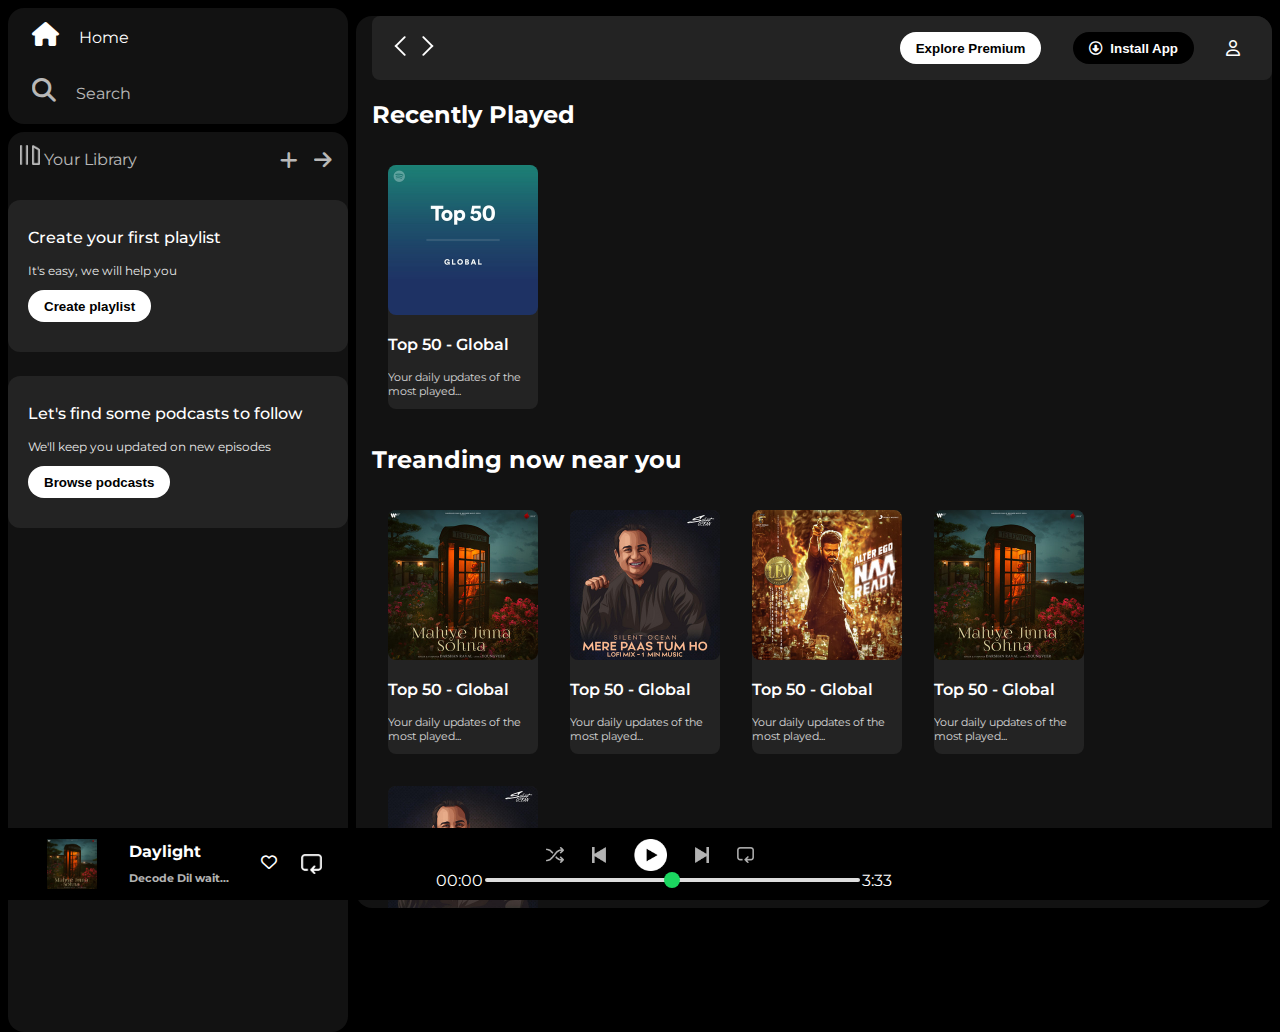
<file: project.html>
<!DOCTYPE html>
<html lang="en">
<head>
    <meta charset="UTF-8">
    <meta name="viewport" content="width=device-width, initial-scale=1.0">
    <title>Spotify - Web Player: Music for everyone</title>
    <link rel="stylesheet" href="spotify.css">
    <link rel="stylesheet" href="https://cdnjs.cloudflare.com/ajax/libs/font-awesome/6.7.2/css/all.min.css" integrity="sha512-Evv84Mr4kqVGRNSgIGL/F/aIDqQb7xQ2vcrdIwxfjThSH8CSR7PBEakCr51Ck+w+/U6swU2Im1vVX0SVk9ABhg==" crossorigin="anonymous" referrerpolicy="no-referrer" />
    <link rel="icon" href="./assets/logo.png"> 

    <link rel="preconnect" href="https://fonts.googleapis.com">
<link rel="preconnect" href="https://fonts.gstatic.com" crossorigin>
<link href="https://fonts.googleapis.com/css2?family=Montserrat:ital,wght@0,100..900;1,100..900&display=swap" rel="stylesheet">
</head>
<body>
    <div class="main">
        <div class="sidebar">
            <div class="nav">
                <div class="nav-option" style="opacity: 1;">
                    <i class="fa-solid fa-house"></i>
                    <a href="#">Home</a>
                </div>
                <div class="nav-option">
                    <i class="fa-solid fa-magnifying-glass"></i>
                    <a href="#">Search</a>
                </div>
            </div>
            <div class="library">
                <div class="options">
                    <div class="lib-option nav-option">
                        <img src="./assets/library_icon.png">
                        <a href="#">Your Library</a>
                    </div>
                    <div class="icon">
                            <i class="fa-solid fa-plus"></i>
                            <i class="fa-solid fa-arrow-right"></i>
                     </div>
                </div>
                <div class="lib-box">
                    <div class="box">
                        <p class="box-p1">Create your first playlist</p>
                        <p class="box-p2">It's easy, we will help you</p>
                        <button class="badge">Create playlist</button>
                    </div>
                    <div class="box">
                        <p class="box-p1">Let's find some podcasts to follow</p>
                        <p class="box-p2">We'll keep you updated on new episodes</p>
                        <button class="badge">Browse podcasts</button>
                    </div>
                </div>
            </div>
        </div>
        <div class="main-content">
            <div class="sticky-nav">
                <div class="nav-icon">
                    <img src="./assets/backward_icon.png">
                    <img src="./assets/forward_icon.png" class="hide">
                </div>
                <div class="nav-badges">
                    <button class="badge hide">Explore Premium</button>
                    <button class="badge dark-badge">
                    <i class="fa-regular fa-circle-down"></i>Install App
                    </button>
                    <i class="fa-regular fa-user"></i>
                </div>
            </div>

            <h2>Recently Played</h2>
            <div class="card-container">
                <div class="card">
                 <img src="./assets/card1img.jpeg" class="card-img">
                 <p class="card-title">Top 50 - Global</p>
                 <p class="card-info">Your daily updates of the most played...</p>
                </div>
            </div>

            <h2>Treanding now near you</h2>
            <div class="card-container">
                <div class="card">
                 <img src="./assets/card2img.jpeg" class="card-img">
                 <p class="card-title">Top 50 - Global</p>
                 <p class="card-info">Your daily updates of the most played...</p>
                </div>
                <div class="card">
                 <img src="./assets/card3img.jpeg" class="card-img">
                 <p class="card-title">Top 50 - Global</p>
                 <p class="card-info">Your daily updates of the most played...</p>
                </div>
                <div class="card">
                 <img src="./assets/card4img.jpeg" class="card-img">
                 <p class="card-title">Top 50 - Global</p>
                 <p class="card-info">Your daily updates of the most played...</p>
                </div>
                <div class="card">
                 <img src="./assets/card2img.jpeg" class="card-img">
                 <p class="card-title">Top 50 - Global</p>
                 <p class="card-info">Your daily updates of the most played...</p>
                </div>
                <div class="card">
                 <img src="./assets/card3img.jpeg" class="card-img">
                 <p class="card-title">Top 50 - Global</p>
                 <p class="card-info">Your daily updates of the most played...</p>
                </div>
            </div>

            <h2>Featured Chart</h2>
            <div class="card-container">
                <div class="card">
                 <img src="./assets/card5img.jpeg" class="card-img">
                 <p class="card-title">Top Songs - Global</p>
                 <p class="card-info">Your daily updates of the most played...</p>
                </div>
                <div class="card">
                 <img src="./assets/card6img.jpeg" class="card-img">
                 <p class="card-title">Top Songs - Global</p>
                 <p class="card-info">Your daily updates of the most played...</p>
                </div>
                <div class="card">
                 <img src="./assets/card1img.jpeg" class="card-img">
                 <p class="card-title">Top Songs - Global</p>
                 <p class="card-info">Your daily updates of the most played...</p>
                </div>
            </div>
            
            <div class="footer">
                <div class="line"></div>
            </div>
            

        </div>
        <div class="music-player">
            <div class="album">
                <img src="./assets/card2img.jpeg">
                <div class="title">
                    <h4>Daylight</h4>
                    <h5>Decode Dil wait...</h5>
                </div>
                <div class="last">
                <i class="fa-regular fa-heart"></i>
                <img src="./assets/player_icon5.png">
                </div>
            </div>
            <div class="player">
                <div class="player-controls">
                    <img src="./assets/player_icon1.png" class="player-icon">
                    <img src="./assets/player_icon2.png" class="player-icon">
                    <img src="./assets/player_icon3.png" class="player-icon" style="opacity: 1; height: 2rem;">
                    <img src="./assets/player_icon4.png" class="player-icon">
                    <img src="./assets/player_icon5.png" class="player-icon">
                </div>
                <div class="playback-bar">
                    <span class="curr-time">00:00</span>
                    <input type="range" min="0" max="100" class="progress-bar" step="1">
                    <span class="tot-time">3:33</span>
                </div>
            </div>
            <div class="controls"></div>
        </div>
    </div>
</body>
</html>
</file>
<file: spotify.css>
body {
  font-family: "Montserrat", sans-serif;
  margin: 0;
  background-color: #000;
  color:#fff;
  overflow: hidden;
}
.main {
    display: flex;
    height: 100vh;
    padding: 0.5rem;
}
.sidebar {
    background-color: #000;
    width: 340px;
    border-radius: 1rem;
}
.main-content {
    background-color: #121212;
    flex: 1;
    border-radius: 1rem;
    overflow: auto;
    margin: 0.5rem 0 0 0.5rem;
    padding: 0 0 0 1rem;
}
.music-player {
    background-color: black;
    position: fixed;
    bottom: 0px;
    width: 100%;
    height: 72px;
}
a {
    text-decoration: none;
    color: #fff;
}
.nav {
    display: flex;
    flex-direction: column;
    background-color: #121212;
    border-radius: 1rem;
    height: 100px;
    justify-content: center;
    padding: 0.5rem 0.75rem;
}
.nav-option {
    line-height: 2.5rem;
    opacity: 0.7;
    padding: 0.5rem 0.75rem;
}
.nav-option i{
    font-size: 1.5rem;
    padding-right: 1rem;
}
.nav-option a{
    font-size: 1rem;
}
.nav-option:hover {
    opacity: 1;
}
.library {
    background-color: #121212;
    border-radius: 1rem;
    height: 100%;
    margin-top: 0.5rem;
}
.options {
    display: flex;
    justify-content: space-between;
    align-items: center;
}
.lib-option img {
    height: 1.25rem;
    width: 1.25rem;
}
.icon {
    font-size: 1.25rem;
    display: flex;
}
.icon i {
    opacity: 0.7;
    margin-right: 1rem;
}
.icon i:hover {
    opacity: 1;
}
.box {
    background-color: #232323;
    height: 8rem;
    border-radius: 0.75rem;
    margin: 0.75rem 0 1.5rem 0;
    padding: 0.75rem 1.25rem;
}
.box-p1 {
    font-size: 1rem;
    font-weight: 500;
}
.box-p2 {
    font-size: 0.75rem;
    opacity: 0.9;
}
.badge {
    background-color: white;
    border: none;
    border-radius: 100px;
    padding: 0.25rem 1rem;
    font-weight: 700;
    height: 2rem;
    width: fit-content;
}
.sticky-nav {
    position: sticky;
    top: 0;
    background-color: #232323;
    display: flex;
    justify-content: space-between;
    align-items: center;
    padding: 1rem 0 1rem 1rem;
    border-radius: 0.5rem;
    z-index: 10;
}
.sitcky-nav img {
    left: 1rem;
}
.sitcky-nav i {
    height: 2rem;
    width: 2rem;
}
.nav-badges {
    display: flex;
    justify-content: center;
    align-items: center;
    padding: 0 1.5rem 0 0;
}
.sticky-nav button {
    margin-right: 2rem;
}
.nav-badges i {
    margin-right: 0.5rem;
}
.dark-badge {
    background-color: #000;
    color: #fff;
}
@media (max-width: 1000px) {
    .hide {
        display: none;
    }
}
.card {
    background-color: #232323;
    width: 150px;
    border-radius: 0.5rem;
    margin: 1rem;
}
.card-container {
    display: flex;
    flex-wrap: wrap;
}
.card-img {
    width: 100%;
    border-radius: 0.5rem;
}
.card-title {
    font-weight: 600;
}
.card-info {
    font-size: 0.7rem;
    opacity: 0.8;
}
.footer {
    height: 250px;
    display: flex;
    align-items: center;
    justify-content: center;
}
.line {
    width: 90%;
    height: 30%;
    border-top: 1px solid white;
    opacity: 0.4;
}
.music-player {
    display: flex;
    justify-content: space-between;
    align-items: center;
}
.album {
    display: flex;
    justify-content: center;
    align-items: center;
    margin-right: 2rem;
    width: 25%;
}
.player {
    width: 50%;
}
.controls {
    width: 25%;
}
.player-icon {
    height: 1rem;
    margin-right: 1.75rem;
    opacity: 0.7;
}
.player-controls {
    display: flex;
    justify-content: center;
    align-items: center; 
}
.player-icon:hover {
    opacity: 1;
}
.playback-bar {
    display: flex;
    justify-content: center;
    align-items: center;
}
.progress-bar {
    width: 60%;
    appearance: none;
    background-color: transparent;
    cursor: pointer;
}
.progress-bar::-webkit-slider-runnable-track {
    background-color: #ddd;
    border-radius: 100px;
    height: 0.25rem;
}
.progress-bar::-webkit-slider-thumb {
    appearance: none;
    height: 1rem;
    width: 1rem;
    background-color: #1bd760;
    border-radius: 50%;
    margin-top: -6px;
}
.album img {
    height: 50px;
    width: 50px;
    margin-right: 1rem;
}
.album .last {
    height: 20px;
    width: 20px;
    display: flex;
    margin-left: 1rem;
}
h5 {
    opacity: 0.7;
    font-size: 0.7rem;
}
.title {
    padding: 1rem;
    line-height: 0.3rem;
}
.last img {
    height: 20px;
    margin-left: 1.5rem;
}
</file>
